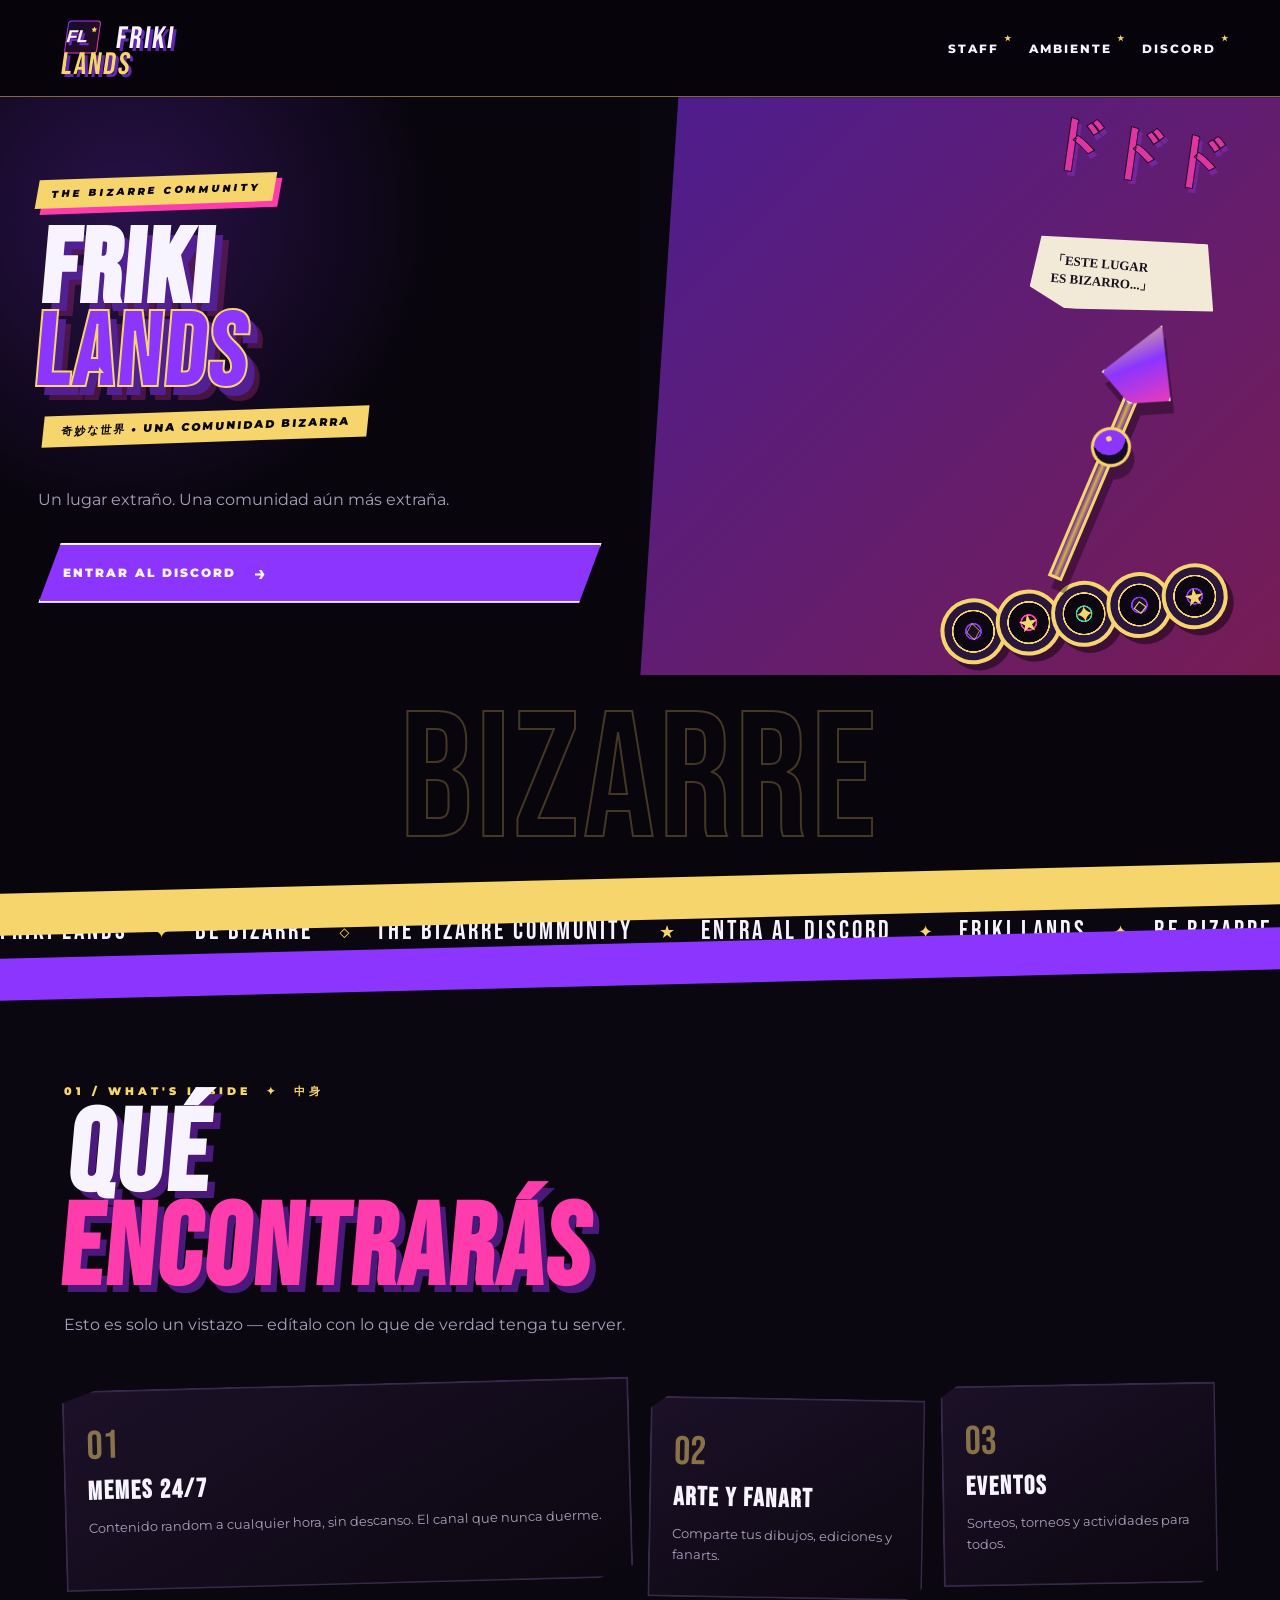
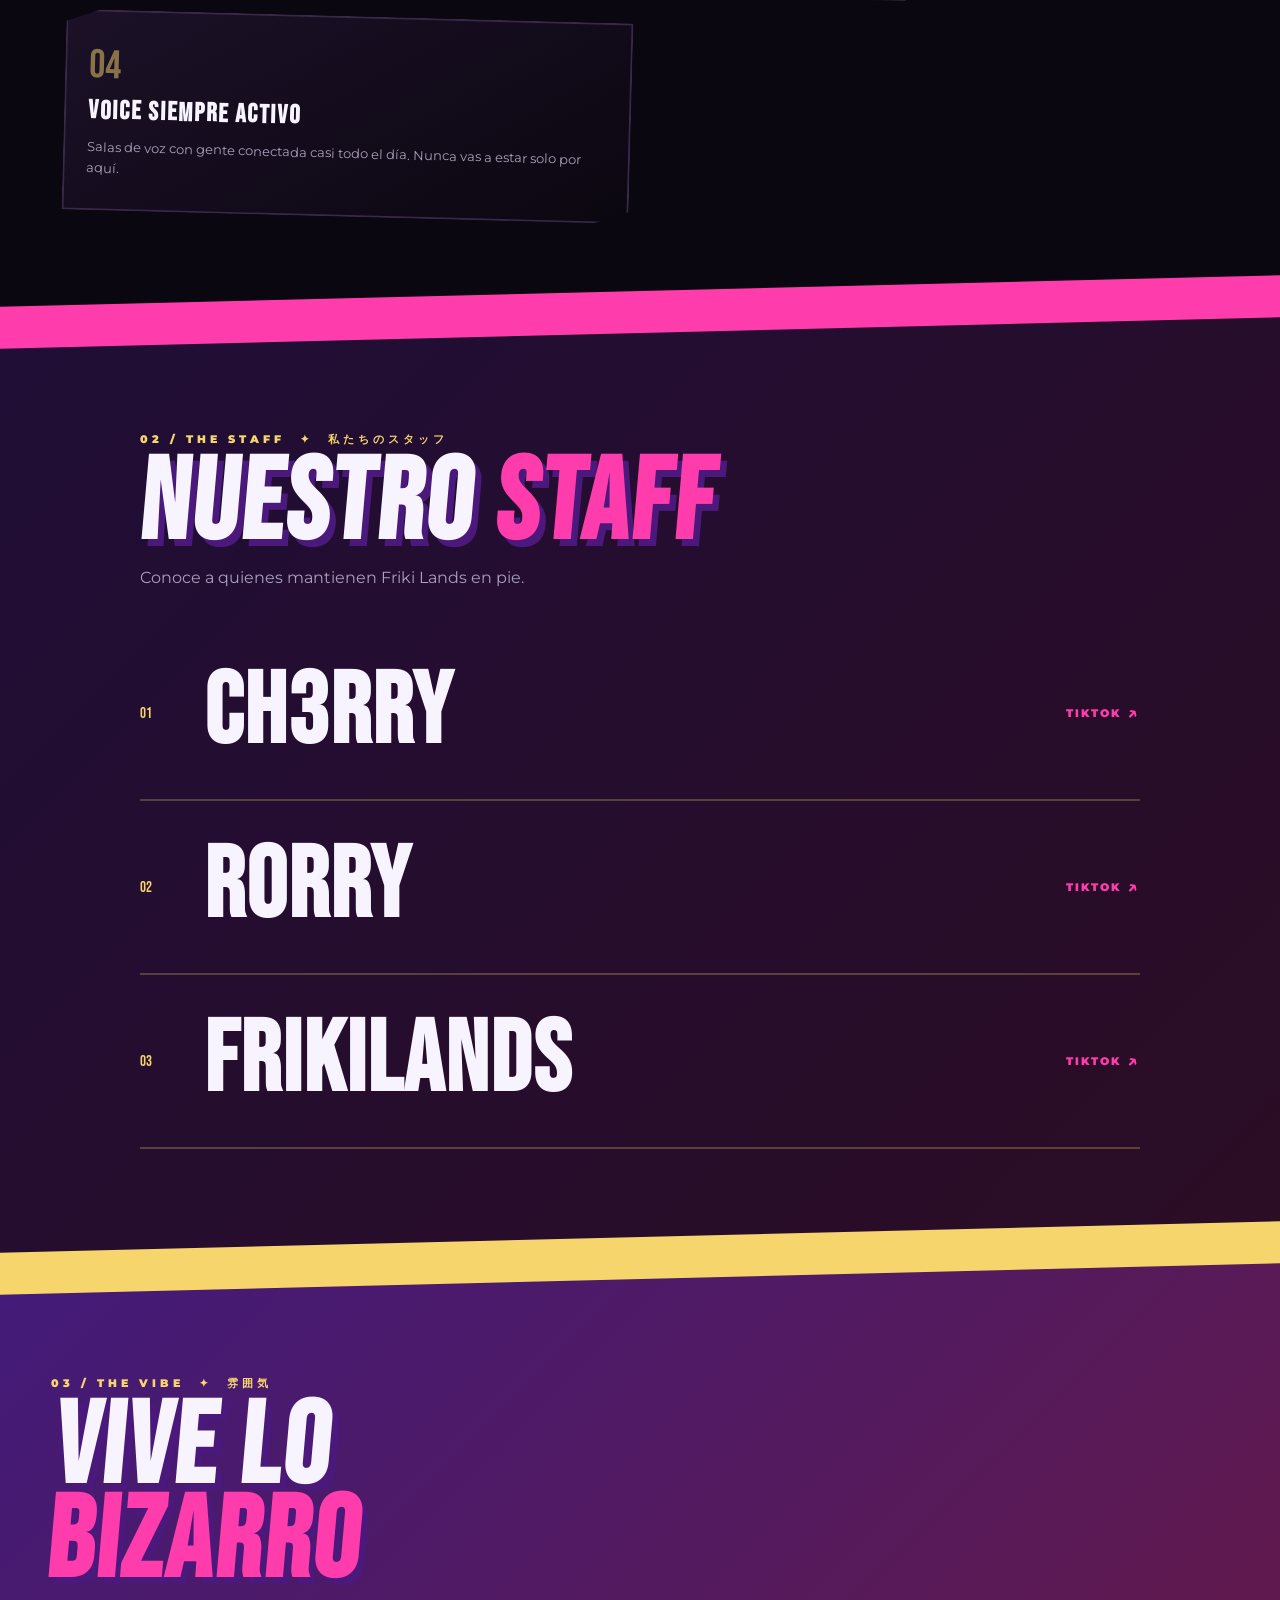
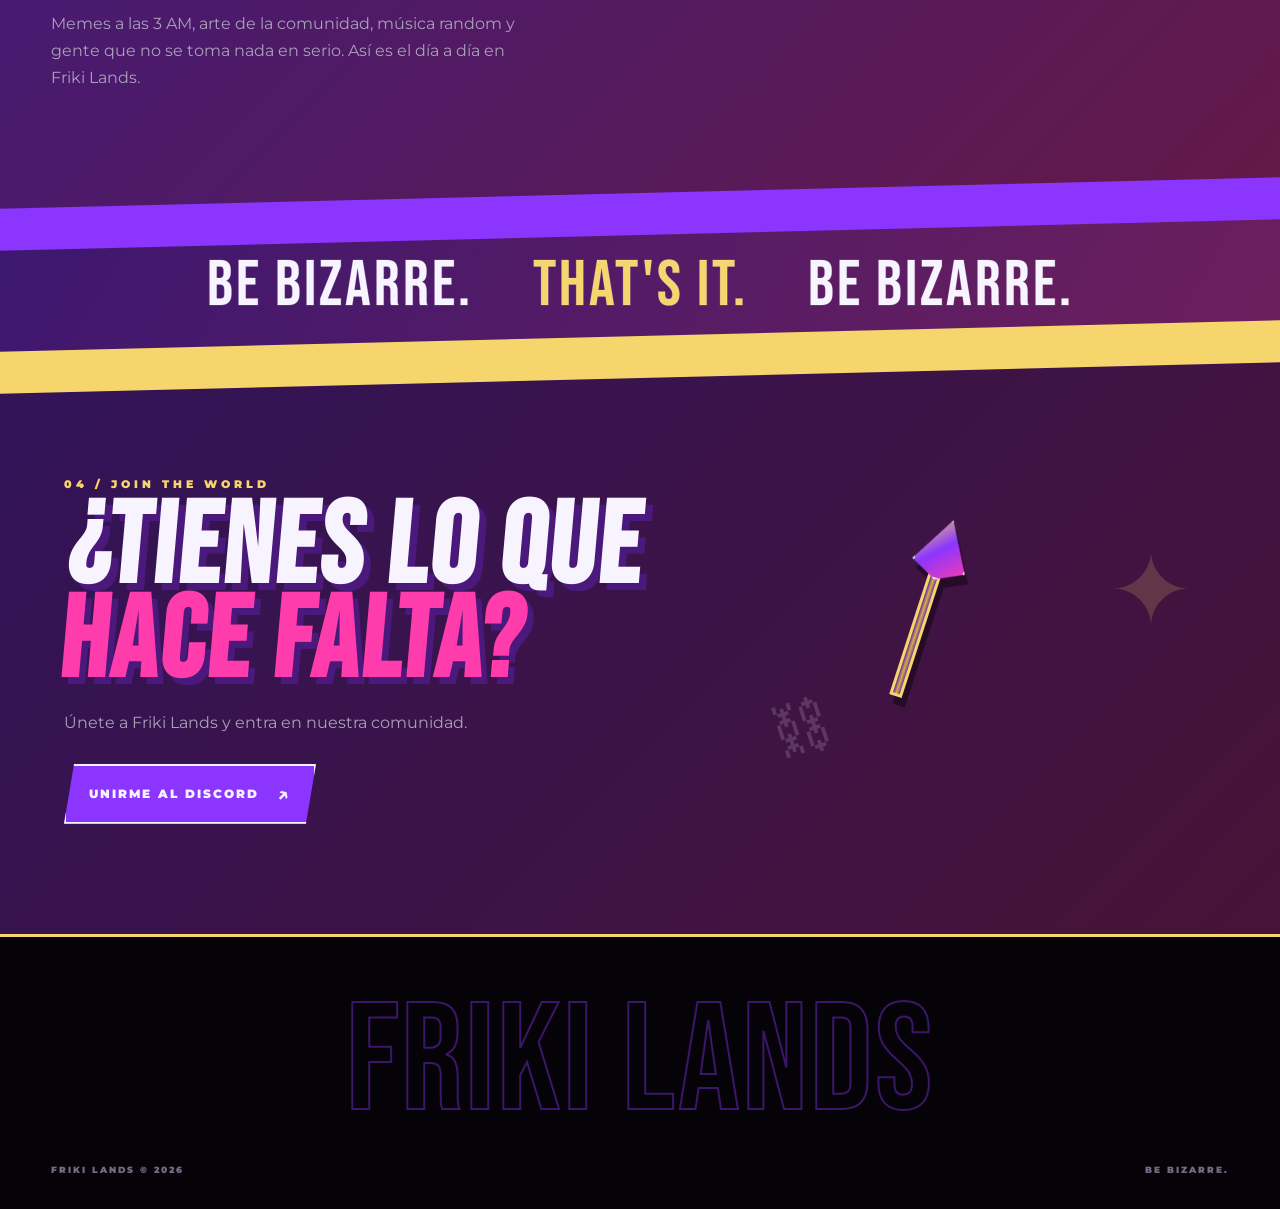
<file: index.html>
<!DOCTYPE html>
<html lang="es">
<head>
  <meta charset="UTF-8">
  <meta name="viewport" content="width=device-width, initial-scale=1.0">
  <meta name="description" content="Friki Lands — comunidad y servidor de Discord.">
  <title>FRIKI LANDS — Bizarre Community</title>

  <link rel="icon" href="favicon-32.png" type="image/png" sizes="32x32">
  <link rel="icon" href="logo.svg" type="image/svg+xml">

  <meta property="og:title" content="FRIKI LANDS — Bizarre Community">
  <meta property="og:description" content="Un lugar extraño. Una comunidad aún más extraña. Únete a nuestro Discord.">
  <meta property="og:type" content="website">
  <meta property="og:url" content="https://nex47-coder.github.io/friki-lands/">
  <meta property="og:image" content="https://nex47-coder.github.io/friki-lands/logo.png?v=2">
  <meta name="theme-color" content="#09060f">

  <link rel="stylesheet" href="style.css">
</head>
<body>

  <!-- ============ HERO (split-screen) ============ -->
  <header class="hero">
    <nav>
      <a class="logo" href="#inicio">
        <svg class="logo-mark" viewBox="0 0 200 200" xmlns="http://www.w3.org/2000/svg" aria-hidden="true">
          <defs>
            <linearGradient id="logoGrad" x1="0%" y1="0%" x2="100%" y2="100%">
              <stop offset="0%" stop-color="#8b35ff"/>
              <stop offset="100%" stop-color="#ff3cac"/>
            </linearGradient>
          </defs>
          <rect x="6" y="6" width="188" height="188" rx="18" fill="#09060f" stroke="url(#logoGrad)" stroke-width="6"/>
          <rect x="6" y="6" width="188" height="188" rx="18" fill="url(#logoGrad)" opacity="0.12"/>
          <text x="100" y="128" text-anchor="middle" font-family="Arial, sans-serif" font-weight="900"
                font-size="100" fill="#f7f4ff" stroke="#f7d56d" stroke-width="2" paint-order="stroke"
                transform="skewX(-8) translate(-16 0)">FL</text>
          <polygon points="163,38 168,50 180,52 171,60 173,72 163,66 153,72 155,60 146,52 158,50" fill="#f7d56d"/>
        </svg>
        FRIKI<br><span>LANDS</span>
      </a>
      <div class="nav-links">
        <a href="#staff">STAFF</a>
        <a href="#ambiente">AMBIENTE</a>
        <a href="#discord">DISCORD</a>
      </div>
    </nav>

    <div id="inicio" class="hero-split">
      <div class="hero-left">
        <div class="manga-tag">THE BIZARRE COMMUNITY</div>
        <h1>FRIKI<br><span>LANDS</span></h1>
        <div class="japanese-strip">奇妙な世界 • UNA COMUNIDAD BIZARRA</div>
        <p class="subtitle">Un lugar extraño. Una comunidad aún más extraña.</p>
        <a class="jojo-button" href="#discord">ENTRAR AL DISCORD <b>→</b></a>
        <p class="discord-stats"></p>
      </div>

      <div class="hero-right">
        <div class="duo-photo" aria-hidden="true">
          <div class="duo-img"></div>
          <div class="duo-tint"></div>
          <div class="duo-dark"></div>
        </div>

        <div class="hero-sfx sfx-right">ドドド</div>

        <div class="requiem-arrow" aria-hidden="true">
          <div class="arrow-shaft"></div>
          <div class="arrow-head"></div>
          <div class="arrow-orb"></div>
        </div>

        <div class="stand-discs" aria-hidden="true">
          <div class="disc d1">♢</div><div class="disc d2">★</div>
          <div class="disc d3">✦</div><div class="disc d4">◇</div>
          <div class="disc d5">★</div>
        </div>

        <div class="speech-bubble">「ESTE LUGAR<br>ES BIZARRO...」</div>
      </div>
    </div>

    <div class="hero-bigword" aria-hidden="true">BIZARRE</div>
  </header>

  <div class="section-divider div-gold"></div>


  <!-- ============ MARQUEE ============ -->
  <div class="marquee" aria-hidden="true">
    <div class="marquee-track">
      <span>FRIKI LANDS</span><i>✦</i><span>BE BIZARRE</span><i>◇</i>
      <span>THE BIZARRE COMMUNITY</span><i>★</i><span>ENTRA AL DISCORD</span><i>✦</i>
      <span>FRIKI LANDS</span><i>✦</i><span>BE BIZARRE</span><i>◇</i>
      <span>THE BIZARRE COMMUNITY</span><i>★</i><span>ENTRA AL DISCORD</span><i>✦</i>
    </div>
  </div>

  <div class="section-divider div-purple"></div>

  <!-- ============ FEATURES ============ -->
  <section id="features" class="section features-section">
    <p class="section-label">01 / WHAT'S INSIDE　✦　中身</p>
    <h2>QUÉ<br><span>ENCONTRARÁS</span></h2>
    <p class="section-text">Esto es solo un vistazo — edítalo con lo que de verdad tenga tu server.</p>

    <div class="features-grid">
      <div class="feature-card fc1 fc-big">
        <span class="feature-number">01</span>
        <h3>MEMES 24/7</h3>
        <p>Contenido random a cualquier hora, sin descanso. El canal que nunca duerme.</p>
      </div>
      <div class="feature-card fc2">
        <span class="feature-number">02</span>
        <h3>ARTE Y FANART</h3>
        <p>Comparte tus dibujos, ediciones y fanarts.</p>
      </div>
      <div class="feature-card fc3">
        <span class="feature-number">03</span>
        <h3>EVENTOS</h3>
        <p>Sorteos, torneos y actividades para todos.</p>
      </div>
      <div class="feature-card fc4 fc-big">
        <span class="feature-number">04</span>
        <h3>VOICE SIEMPRE ACTIVO</h3>
        <p>Salas de voz con gente conectada casi todo el día. Nunca vas a estar solo por aquí.</p>
      </div>
    </div>
  </section>

  <div class="section-divider div-pink"></div>

  <!-- ============ STAFF ============ -->
  <section id="staff" class="staff-section">
    <div class="duo-photo" aria-hidden="true">
      <div class="duo-img"></div>
      <div class="duo-tint"></div>
      <div class="duo-dark"></div>
    </div>

    <div class="staff-inner">
      <p class="section-label">02 / THE STAFF　✦　私たちのスタッフ</p>
      <h2>NUESTRO <span>STAFF</span></h2>
      <p class="section-text">Conoce a quienes mantienen Friki Lands en pie.</p>

      <div class="staff-list">
        <a class="staff-row" href="https://www.tiktok.com/@t0mate.ch3rry?_r=1&_t=ZN-99SaPLfQAy6"
           target="_blank" rel="noopener noreferrer">
          <span class="row-number">01</span>
          <strong>CH3RRY</strong>
          <small>TIKTOK <b>↗</b></small>
        </a>
        <a class="staff-row" href="https://www.tiktok.com/@rorrr._01?_r=1&_t=ZN-99SaQRXqI9H"
           target="_blank" rel="noopener noreferrer">
          <span class="row-number">02</span>
          <strong>RORRY</strong>
          <small>TIKTOK <b>↗</b></small>
        </a>
        <a class="staff-row" href="https://www.tiktok.com/@friki.lands?_r=1&_t=ZN-99SaR3W61zS"
           target="_blank" rel="noopener noreferrer">
          <span class="row-number">03</span>
          <strong>FRIKILANDS</strong>
          <small>TIKTOK <b>↗</b></small>
        </a>
      </div>
    </div>
  </section>

  <div class="section-divider div-gold"></div>

  <!-- ============ AMBIENTE ============ -->
  <section id="ambiente" class="ambience-banner">
    <div class="duo-photo" aria-hidden="true">
      <div class="duo-img"></div>
      <div class="duo-tint"></div>
      <div class="duo-dark"></div>
    </div>
    <div class="ambience-content">
      <p class="section-label">03 / THE VIBE　✦　雰囲気</p>
      <h2>VIVE LO<br><span>BIZARRO</span></h2>
      <p class="ambience-text">Memes a las 3 AM, arte de la comunidad, música random y gente que no se toma nada en serio. Así es el día a día en Friki Lands.</p>
    </div>
  </section>

  <div class="section-divider div-purple"></div>

  <div class="pull-quote">
    <span>BE BIZARRE.</span><span>THAT'S IT.</span><span>BE BIZARRE.</span>
  </div>

  <div class="section-divider div-gold"></div>

  <!-- ============ DISCORD CTA ============ -->
  <section id="discord" class="discord-section">
    <div class="duo-photo" aria-hidden="true">
      <div class="duo-img"></div>
      <div class="duo-tint"></div>
      <div class="duo-dark"></div>
    </div>

    <div class="discord-grid">
      <div class="discord-copy">
        <p class="section-label">04 / JOIN THE WORLD</p>
        <h2>¿TIENES LO QUE<br><span>HACE FALTA?</span></h2>
        <p>Únete a Friki Lands y entra en nuestra comunidad.</p>
        <a class="jojo-button" href="https://discord.gg/frikilands"
           target="_blank" rel="noopener noreferrer">UNIRME AL DISCORD <b>↗</b></a>
        <p class="discord-stats"></p>
      </div>

      <div class="discord-side" aria-hidden="true">
        <div class="mini-arrow">
          <div class="arrow-shaft"></div>
          <div class="arrow-head"></div>
        </div>
        <div class="disc-decoration">✦</div>
        <div class="chain-decoration">⛓</div>
      </div>
    </div>
  </section>

  <footer>
    <div class="footer-word" aria-hidden="true">FRIKI LANDS</div>
    <div class="footer-bottom">
      <span>FRIKI LANDS © 2026</span>
      <span>BE BIZARRE.</span>
    </div>
  </footer>

  <script src="script.js"></script>
</body>
</html>
</file>
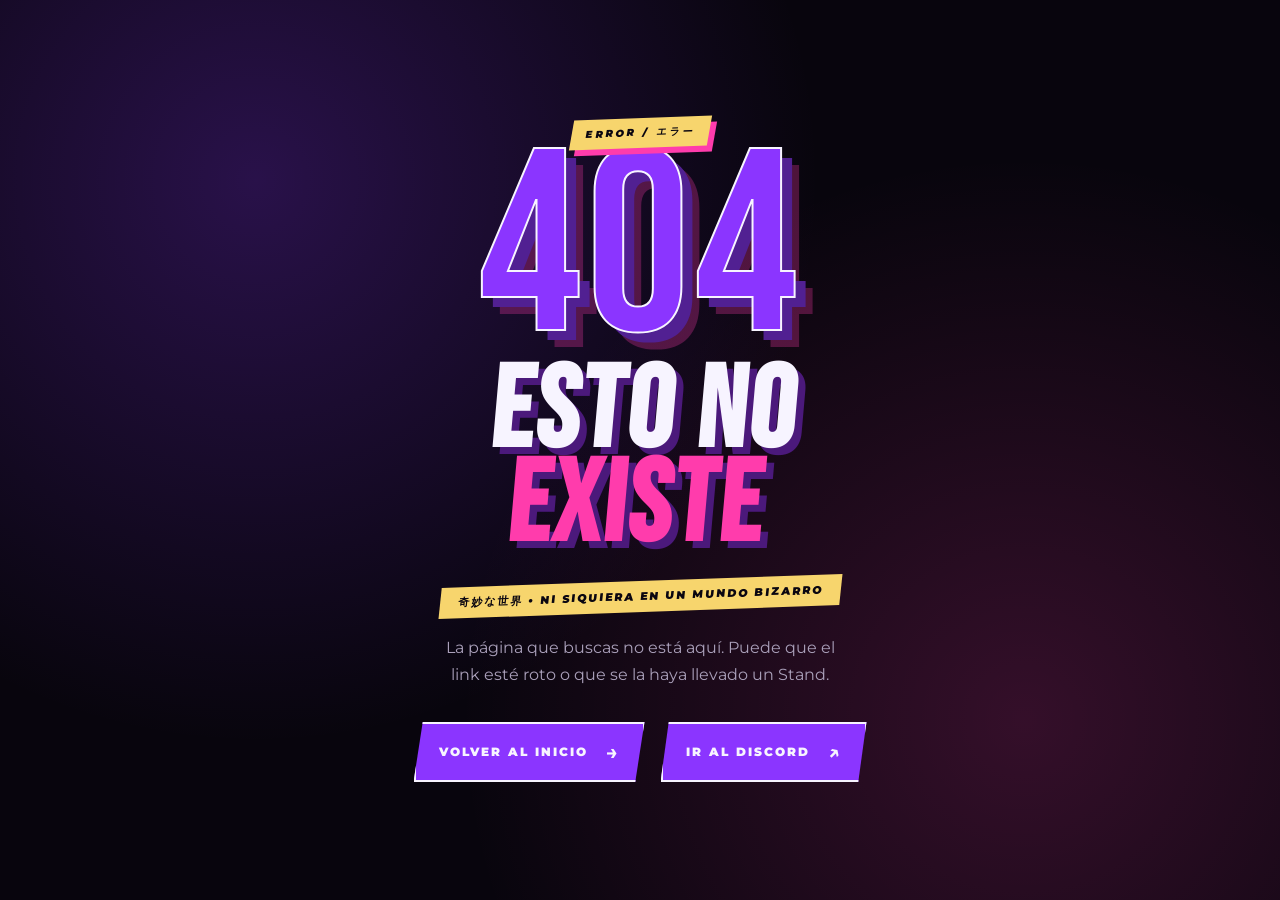
<file: 404 (2).html>
<!DOCTYPE html>
<html lang="es">
<head>
  <meta charset="UTF-8">
  <meta name="viewport" content="width=device-width, initial-scale=1.0">
  <title>404 — FRIKI LANDS</title>
  <link rel="icon" href="favicon-32.png" type="image/png" sizes="32x32">
  <link rel="icon" href="logo.svg" type="image/svg+xml">
  <link rel="stylesheet" href="style.css">
  <style>
    .notfound {
      min-height: 100vh;
      display: flex;
      flex-direction: column;
      align-items: center;
      justify-content: center;
      text-align: center;
      padding: 40px 6%;
      background:
        radial-gradient(circle at 20% 20%, rgba(139,53,255,.25), transparent 45%),
        radial-gradient(circle at 80% 80%, rgba(255,60,172,.18), transparent 45%),
        #08050d;
    }
    .notfound-code {
      font-family: "Bebas Neue", sans-serif;
      font-size: clamp(110px, 26vw, 260px);
      line-height: .8;
      letter-spacing: 4px;
      -webkit-text-stroke: 2px #f7f4ff;
      text-shadow: 11px 10px 0 #512092, 18px 17px 0 rgba(255,60,172,.28);
      color: #8b35ff;
    }
    .notfound h2 { margin-top: 10px; }
    .notfound p.subtitle { margin: 22px auto 34px; }
    .notfound-actions { display: flex; gap: 16px; flex-wrap: wrap; justify-content: center; }
    .notfound .japanese-strip { margin: 18px auto 0; }
  </style>
</head>
<body>
  <div class="notfound">
    <div class="manga-tag">ERROR / エラー</div>
    <div class="notfound-code">404</div>
    <h2>ESTO NO<br><span>EXISTE</span></h2>
    <div class="japanese-strip">奇妙な世界 • NI SIQUIERA EN UN MUNDO BIZARRO</div>
    <p class="subtitle">La página que buscas no está aquí. Puede que el link esté roto o que se la haya llevado un Stand.</p>
    <div class="notfound-actions">
      <a class="jojo-button" href="/friki-lands/">VOLVER AL INICIO <b>→</b></a>
      <a class="jojo-button" href="https://discord.gg/bZRkCKvanz" target="_blank" rel="noopener noreferrer">IR AL DISCORD <b>↗</b></a>
    </div>
  </div>
</body>
</html>
</file>
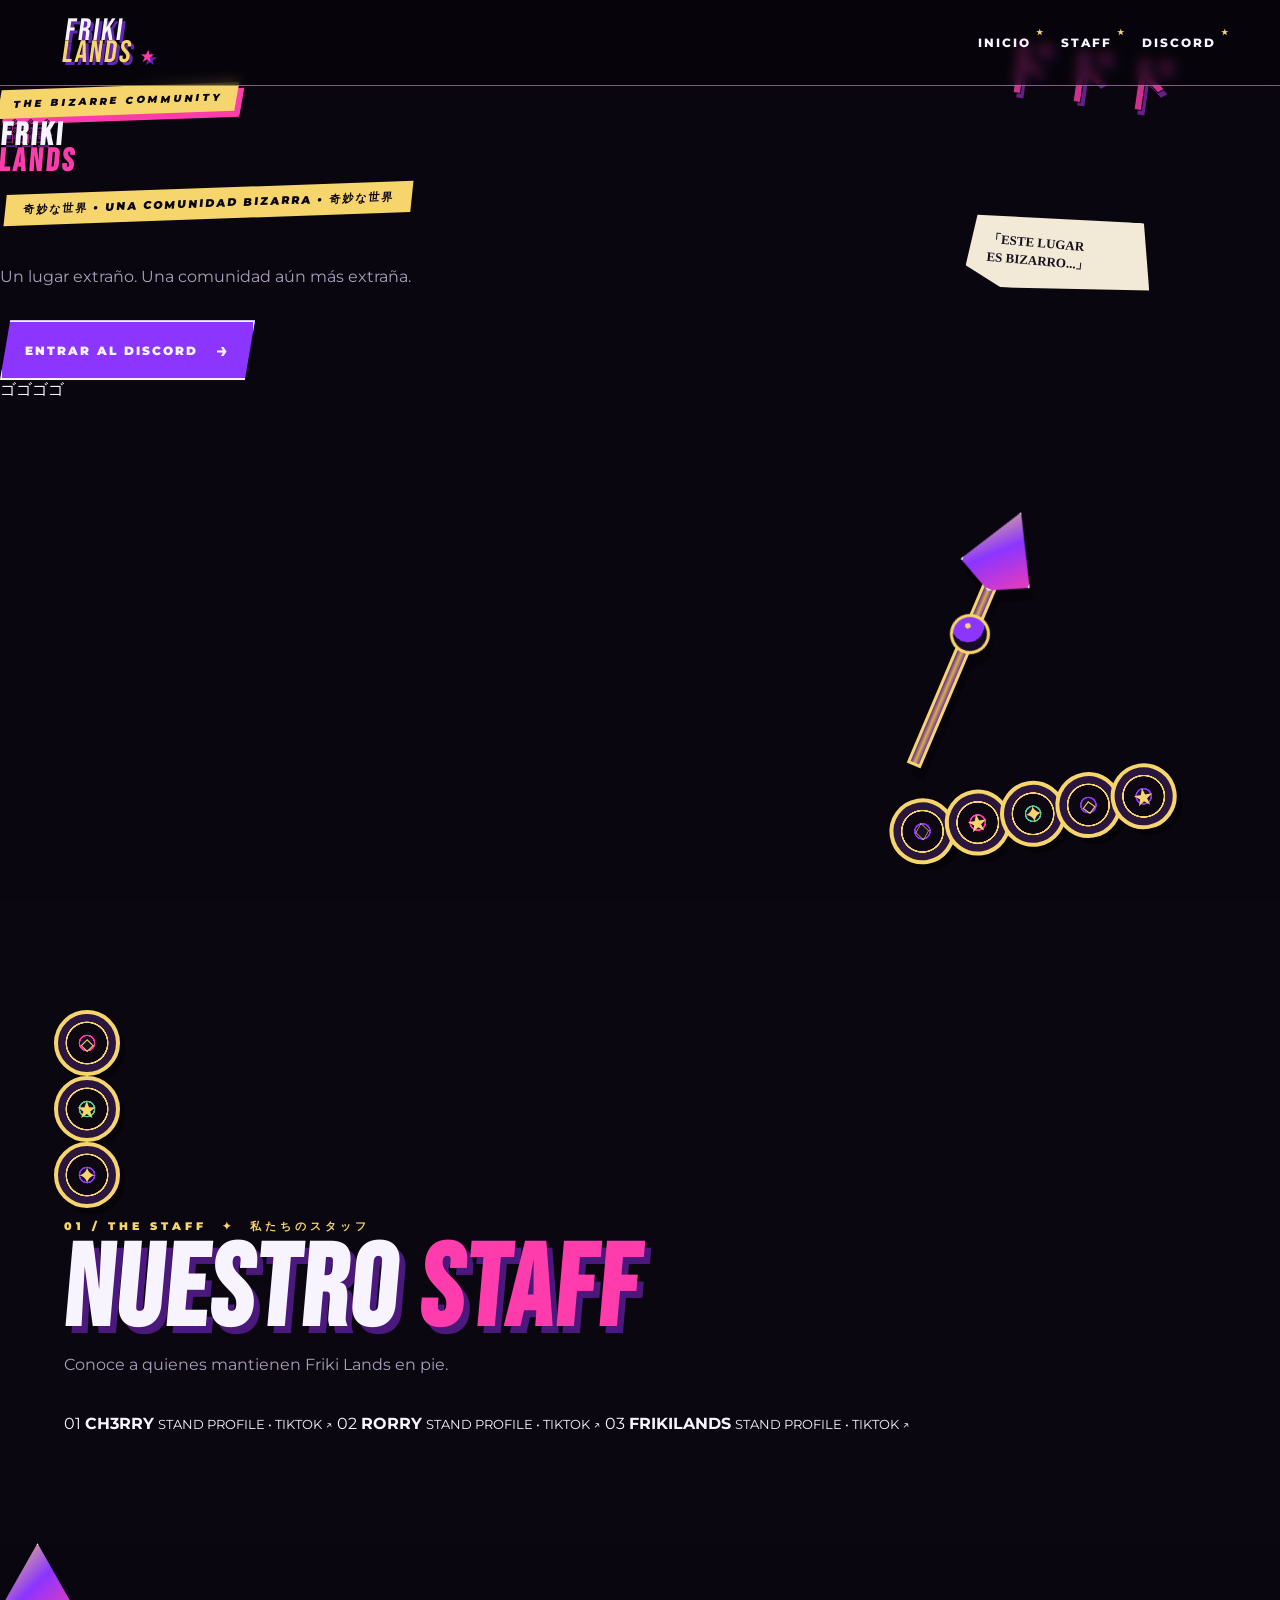
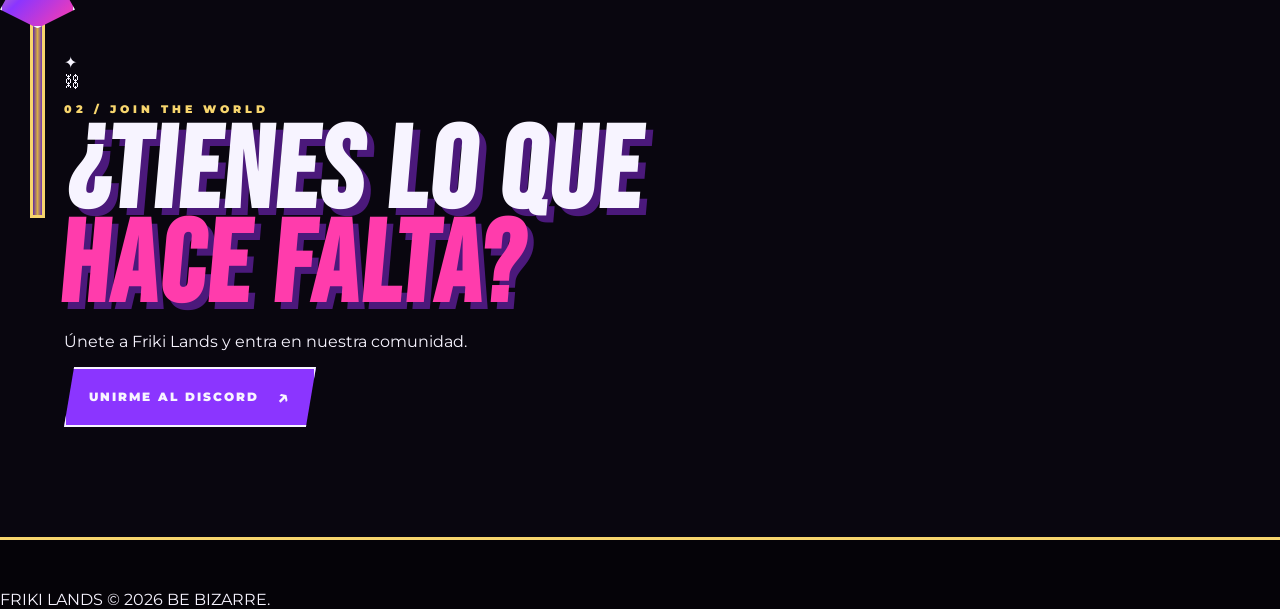
<file: index (1).html>
<!DOCTYPE html>
<html lang="es">
<head>
  <meta charset="UTF-8">
  <meta name="viewport" content="width=device-width, initial-scale=1.0">
  <meta name="description" content="Friki Lands — comunidad y servidor de Discord.">
  <title>FRIKI LANDS — Bizarre Community</title>

  <link rel="icon" href="data:image/svg+xml,<svg xmlns=%22http://www.w3.org/2000/svg%22 viewBox=%220 0 100 100%22><text y=%22.9em%22 font-size=%2290%22>⭐</text></svg>">

  <meta property="og:title" content="FRIKI LANDS — Bizarre Community">
  <meta property="og:description" content="Un lugar extraño. Una comunidad aún más extraña. Únete a nuestro Discord.">
  <meta property="og:type" content="website">
  <meta property="og:url" content="https://nex47-coder.github.io/friki-lands/">
  <meta name="theme-color" content="#09060f">

  <link rel="stylesheet" href="style.css">
</head>
<body>
  <div class="speed-lines"></div>

  <header class="hero">
    <nav>
      <a class="logo" href="#inicio">FRIKI<br><span>LANDS</span> <i>★</i></a>
      <div class="nav-links">
        <a href="#inicio">INICIO</a>
        <a href="#staff">STAFF</a>
        <a href="#discord">DISCORD</a>
      </div>
    </nav>

    <main id="inicio" class="hero-content">
      <div class="manga-tag">THE BIZARRE COMMUNITY</div>

      <div class="hero-copy">
        <div class="hero-sfx sfx-left">ゴゴゴ<br>ゴゴゴ</div>
        <div class="hero-sfx sfx-right">ドドド</div>

        <h1>FRIKI<br><span>LANDS</span></h1>
        <div class="japanese-strip">奇妙な世界 • UNA COMUNIDAD BIZARRA • 奇妙な世界</div>

        <p class="subtitle">Un lugar extraño. Una comunidad aún más extraña.</p>
        <a class="jojo-button" href="#discord">ENTRAR AL DISCORD <b>→</b></a>
      </div>

      <div class="requiem-arrow" aria-hidden="true">
        <div class="arrow-shaft"></div>
        <div class="arrow-head"></div>
        <div class="arrow-orb"></div>
      </div>

      <div class="stand-discs" aria-hidden="true">
        <div class="disc d1">♢</div><div class="disc d2">★</div>
        <div class="disc d3">✦</div><div class="disc d4">◇</div>
        <div class="disc d5">★</div>
      </div>

      <div class="speech-bubble">「ESTE LUGAR<br>ES BIZARRO...」</div>
      <div class="onomatopoeia">ゴゴゴゴ</div>
    </main>
  </header>

  <section id="staff" class="section">
    <div class="stand-discs-side" aria-hidden="true">
      <div class="disc d2">◇</div><div class="disc d3">★</div><div class="disc d1">✦</div>
    </div>
    <p class="section-label">01 / THE STAFF　✦　私たちのスタッフ</p>
    <h2>NUESTRO <span>STAFF</span></h2>
    <p class="section-text">Conoce a quienes mantienen Friki Lands en pie.</p>

    <div class="members">
      <a class="member-card" href="https://www.tiktok.com/@t0mate.ch3rry?_r=1&_t=ZN-99SaPLfQAy6"
         target="_blank" rel="noopener noreferrer" data-name="CH3RRY">
        <span class="card-number">01</span>
        <strong>CH3RRY</strong>
        <small>STAND PROFILE • TIKTOK ↗</small>
      </a>

      <a class="member-card" href="https://www.tiktok.com/@rorrr._01?_r=1&_t=ZN-99SaQRXqI9H"
         target="_blank" rel="noopener noreferrer" data-name="RORRY">
        <span class="card-number">02</span>
        <strong>RORRY</strong>
        <small>STAND PROFILE • TIKTOK ↗</small>
      </a>

      <a class="member-card" href="https://www.tiktok.com/@friki.lands?_r=1&_t=ZN-99SaR3W61zS"
         target="_blank" rel="noopener noreferrer" data-name="FRIKILANDS">
        <span class="card-number">03</span>
        <strong>FRIKILANDS</strong>
        <small>STAND PROFILE • TIKTOK ↗</small>
      </a>
    </div>
  </section>

  <section id="discord" class="discord-section">
    <div class="discord-box"><div class="disc-decoration">✦</div><div class="chain-decoration">⛓</div>
      <div class="mini-arrow" aria-hidden="true">
        <div class="arrow-shaft"></div>
        <div class="arrow-head"></div>
      </div>
      <p class="section-label">02 / JOIN THE WORLD</p>
      <h2>¿TIENES LO QUE<br><span>HACE FALTA?</span></h2>
      <p>Únete a Friki Lands y entra en nuestra comunidad.</p>

      <a class="jojo-button" href="https://discord.gg/bZRkCKvanz"
         target="_blank" rel="noopener noreferrer">UNIRME AL DISCORD <b>↗</b></a>
    </div>
  </section>

  <footer>
    <span>FRIKI LANDS © 2026</span>
    <span>BE BIZARRE.</span>
  </footer>

  <script src="script.js"></script>
</body>
</html>
</file>
<file: style.css>
@import url('https://fonts.googleapis.com/css2?family=Bebas+Neue&family=Montserrat:wght@400;600;800;900&display=swap');

:root {
  --bg: #09060f;
  --panel: #130d1d;
  --purple: #8b35ff;
  --pink: #ff3cac;
  --gold: #f7d56d;
  --white: #f7f4ff;
  --muted: #aaa0ba;
}

/* ===================== RESET / BASE ===================== */
* { box-sizing: border-box; }
html { scroll-behavior: smooth; }

body {
  margin: 0;
  background: var(--bg);
  color: var(--white);
  font-family: Montserrat, Arial, sans-serif;
  overflow-x: hidden;
}

a { color: inherit; text-decoration: none; }

h1, h2 {
  font-family: "Bebas Neue", sans-serif;
  margin: 8px 0;
  line-height: .82;
  letter-spacing: 3px;
  transform: skew(-5deg);
}
h1 span, h2 span { color: var(--pink); }
h2 { font-size: clamp(60px, 9vw, 115px); text-shadow: 7px 7px 0 #4b197b; }

.section-label {
  color: var(--gold);
  font-size: 11px;
  font-weight: 900;
  letter-spacing: 4px;
}
.section-text { color: var(--muted); margin-bottom: 40px; }

.jojo-button {
  display: inline-flex;
  align-items: center;
  gap: 18px;
  padding: 16px 23px;
  background: var(--purple);
  border: 2px solid var(--white);
  font-size: 12px;
  font-weight: 900;
  letter-spacing: 2px;
  clip-path: polygon(4% 0,100% 0,96% 100%,0 100%);
  transition: transform .2s, background .2s;
  box-shadow: 7px 7px 0 rgba(255,60,172,.25), -4px -4px 0 rgba(247,213,109,.10);
}
.jojo-button:hover { transform: translate(-5px,-5px) skew(-2deg); background: var(--pink); }
.jojo-button b { font-size: 20px; }

/* ===================== FOTOS DUOTONO (reutilizable) ===================== */
.duo-photo { position: absolute; inset: 0; z-index: 0; overflow: hidden; pointer-events: none; }
.duo-photo .duo-img {
  position: absolute; inset: -2%;
  background-size: cover; background-position: center;
  filter: grayscale(1) contrast(1.2) brightness(.8);
}
.duo-photo .duo-tint {
  position: absolute; inset: 0;
  background: linear-gradient(135deg, rgba(139,53,255,.9), rgba(255,60,172,.75));
  mix-blend-mode: color;
}
.duo-photo .duo-dark { position: absolute; inset: 0; background: rgba(6,4,10,.42); }

/* ===================== DIVISORES DIAGONALES ===================== */
.section-divider {
  height: 42px;
  transform: skewY(-1.4deg);
  margin: -22px 0;
  position: relative;
  z-index: 6;
}
.div-gold   { background: var(--gold); }
.div-purple { background: var(--purple); }
.div-pink   { background: var(--pink); }

/* ===================== NAV ===================== */
nav {
  position: relative;
  z-index: 5;
  width: 100%;
  padding: 20px 5%;
  display: flex;
  justify-content: space-between;
  align-items: center;
  border-bottom: 1px solid rgba(247,213,109,.5);
  background: rgba(5,3,9,.55);
  backdrop-filter: blur(6px);
}
.logo {
  font-family: "Bebas Neue", sans-serif;
  font-size: 31px;
  line-height: .72;
  letter-spacing: 2px;
  transform: skew(-8deg);
  text-shadow: 3px 3px 0 rgba(139,53,255,.7);
}
.logo span { color: var(--gold); }
.logo i { color: var(--pink); font-style: normal; font-size: 17px; }
.logo-mark { height: 34px; width: 34px; margin-right: 10px; vertical-align: middle; }

.discord-stats {
  margin: 14px 0 0;
  font-size: 11px;
  font-weight: 800;
  letter-spacing: 1px;
  color: var(--muted);
}
.nav-links { display: flex; gap: 30px; font-size: 12px; font-weight: 800; letter-spacing: 2px; }
.nav-links a { position: relative; }
.nav-links a:hover { color: var(--gold); }
.nav-links a::after {
  content: "★"; position: absolute; right: -14px; top: -8px;
  font-size: 8px; color: var(--gold);
}

/* ===================== HERO (split-screen) ===================== */
.hero {
  position: relative;
  min-height: 100vh;
  display: flex;
  flex-direction: column;
  overflow: hidden;
}

.hero-split {
  flex: 1;
  display: grid;
  grid-template-columns: 1fr 1fr;
}

.hero-left {
  display: flex;
  flex-direction: column;
  justify-content: center;
  padding: 40px 6% 40px 6%;
  position: relative;
  z-index: 2;
  background:
    radial-gradient(circle at 20% 20%, rgba(139,53,255,.25), transparent 45%),
    #08050d;
}

.manga-tag {
  display: inline-block;
  width: fit-content;
  padding: 8px 14px;
  background: var(--gold);
  color: #0a0610;
  font-weight: 900;
  font-size: 10px;
  letter-spacing: 3px;
  transform: skew(-12deg) rotate(-2deg);
  box-shadow: 6px 6px 0 var(--pink);
}

.hero-left h1 {
  margin-top: 25px;
  font-size: clamp(70px, 8vw, 150px);
  -webkit-text-stroke: 2px #f7f4ff;
  text-shadow: 9px 9px 0 #512092, 15px 14px 0 rgba(255,60,172,.22);
}
.hero-left h1 span { -webkit-text-stroke: 2px #f7d56d; color: #8b35ff; }

.japanese-strip {
  display: inline-block;
  width: fit-content;
  padding: 8px 18px;
  margin: 5px 0 20px 5px;
  background: #f7d56d;
  color: #0a0610;
  font-weight: 900;
  font-size: 11px;
  letter-spacing: 2px;
  transform: rotate(-2deg) skew(-8deg);
}

.subtitle { max-width: 420px; color: var(--muted); font-size: 16px; line-height: 1.7; margin: 24px 0 30px; }

.hero-right {
  position: relative;
  isolation: isolate;
  overflow: hidden;
  clip-path: polygon(6% 0, 100% 0, 100% 100%, 0 100%);
}
.hero-right .duo-photo { z-index: -1; }
.hero-right .duo-img { background-image: url('https://images.unsplash.com/photo-1562070268-b473c84732f1?fm=jpg&q=70&w=2400&auto=format&fit=crop'); }
.hero-right .duo-dark { background: rgba(6,4,10,.4); }

.hero-sfx {
  position: absolute;
  font-weight: 900;
  line-height: .65;
  color: var(--pink);
  opacity: .8;
  -webkit-text-stroke: 1px #120919;
  text-shadow: 4px 4px 0 #7b27a8;
  pointer-events: none;
}
.sfx-right { right: 8%; top: 6%; font-size: 60px; transform: rotate(8deg); }

.speech-bubble {
  position: absolute;
  right: 10%; top: 24%;
  width: 185px; padding: 20px;
  background: #f2e9d7; color: #17101d;
  font-family: Georgia, serif; font-weight: 900; font-size: 13px; line-height: 1.4;
  transform: rotate(5deg);
  clip-path: polygon(4% 8%, 94% 0, 100% 87%, 20% 100%, 0 75%);
  z-index: 5;
  box-shadow: 9px 9px 0 rgba(0,0,0,.45);
}

.hero-bigword {
  position: relative;
  z-index: 1;
  width: 100%;
  text-align: center;
  font-family: "Bebas Neue", sans-serif;
  font-size: clamp(60px, 14vw, 220px);
  letter-spacing: 4px;
  color: transparent;
  -webkit-text-stroke: 2px rgba(247,213,109,.25);
  padding: 0 0 10px;
  background: #08050d;
  margin-top: -6px;
}

@keyframes arrowDrift {
  0%, 100% { transform: rotate(23deg) translateY(0); }
  50%      { transform: rotate(19deg) translateY(-12px); }
}
@keyframes orbPulse {
  0%, 100% { box-shadow: 0 0 20px rgba(255,60,172,.6); }
  50%      { box-shadow: 0 0 34px rgba(255,60,172,.95), 0 0 12px rgba(247,213,109,.6); }
}
@keyframes discDrift {
  0%, 100% { transform: translateY(0) rotate(0deg); }
  50%      { transform: translateY(-14px) rotate(6deg); }
}

.requiem-arrow {
  position: absolute; right: 22%; bottom: 10%;
  width: 75px; height: 310px;
  transform: rotate(23deg);
  z-index: 4;
  filter: drop-shadow(8px 10px 0 rgba(0,0,0,.35));
  animation: arrowDrift 4.5s ease-in-out infinite;
}
.arrow-shaft {
  position: absolute; left: 30px; top: 55px;
  width: 15px; height: 220px;
  border: 3px solid #f7d56d;
  background: linear-gradient(90deg,#5d2aa0,#d8ad45,#6c35ad);
}
.arrow-head {
  position: absolute; left: 0; top: 0;
  width: 75px; height: 85px;
  background: linear-gradient(135deg,#f7d56d,#8b35ff 48%,#ff3cac);
  clip-path: polygon(50% 0,100% 78%,50% 100%,0 78%);
  border: 2px solid #f7f4ff;
}
.arrow-orb {
  position: absolute; left: 18px; top: 112px;
  width: 40px; height: 40px;
  border: 3px solid #f7d56d; border-radius: 50%;
  background: radial-gradient(circle at 35% 30%, #f7d56d 0 8%, #8b35ff 9% 50%, #160b25 51%);
  animation: orbPulse 2.4s ease-in-out infinite;
}

.stand-discs {
  position: absolute; right: 8%; bottom: 6%;
  display: flex; gap: -2px;
  transform: rotate(-9deg);
  z-index: 2;
}
.disc {
  width: 66px; height: 66px; margin-left: -10px;
  border-radius: 50%; border: 4px solid #f7d56d;
  background: radial-gradient(circle, #17101f 0 16%, #8b35ff 17% 20%, #0c0710 21% 48%, #f7d56d 49% 52%, #2b173d 53%);
  display: grid; place-items: center;
  color: #f7d56d; font-size: 24px;
  box-shadow: 5px 7px 0 rgba(0,0,0,.45);
  animation: discDrift 3.6s ease-in-out infinite;
}
.d2 { background: radial-gradient(circle, #17101f 0 16%, #ff3cac 17% 20%, #0c0710 21% 48%, #f7d56d 49% 52%, #2b173d 53%); animation-delay: .3s; }
.d3 { background: radial-gradient(circle, #17101f 0 16%, #4bce9a 17% 20%, #0c0710 21% 48%, #f7d56d 49% 52%, #2b173d 53%); animation-delay: .6s; }
.d4 { animation-delay: .9s; }
.d5 { animation-delay: 1.2s; }

/* ===================== MARQUEE ===================== */
.marquee {
  overflow: hidden;
  background: #0b0710;
  border-top: 2px solid rgba(247,213,109,.35);
  border-bottom: 2px solid rgba(247,213,109,.35);
  white-space: nowrap;
  padding: 16px 0;
}
.marquee-track {
  display: inline-flex;
  align-items: center;
  gap: 26px;
  animation: marqueeScroll 22s linear infinite;
}
.marquee-track span {
  font-family: "Bebas Neue", sans-serif;
  font-size: 26px;
  letter-spacing: 3px;
  color: var(--white);
}
.marquee-track i { font-style: normal; color: var(--gold); font-size: 18px; }
@keyframes marqueeScroll {
  from { transform: translateX(0); }
  to   { transform: translateX(-50%); }
}

/* ===================== SECTION GENÉRICA ===================== */
.section {
  width: 100%;
  padding: 110px 5%;
  background: #0b0710;
  position: relative;
}
.section > * { max-width: 1200px; margin-left: auto; margin-right: auto; }

/* ===================== FEATURES ===================== */
.features-grid {
  max-width: 1200px;
  margin: 50px auto 0;
  display: grid;
  grid-template-columns: repeat(4, 1fr);
  gap: 18px;
}
.fc-big { grid-column: span 2; }
.feature-card {
  padding: 30px 22px;
  background: linear-gradient(150deg, #1c1128, #0b0710);
  border: 2px solid #38294a;
  clip-path: polygon(0 6%, 6% 0, 100% 0, 100% 94%, 94% 100%, 0 100%);
  transition: transform .2s, border-color .2s;
}
.feature-card:hover { transform: translateY(-8px); border-color: var(--gold); }
.fc1 { transform: rotate(-1.5deg); }
.fc2 { transform: translateY(14px) rotate(1deg); }
.fc3 { transform: rotate(-1deg); }
.fc4 { transform: translateY(14px) rotate(1.5deg); }
.feature-number {
  display: block;
  font-family: "Bebas Neue";
  font-size: 40px;
  color: var(--gold);
  opacity: .5;
}
.feature-card h3 {
  font-family: "Bebas Neue";
  font-size: 26px;
  letter-spacing: 2px;
  margin: 6px 0 10px;
}
.feature-card p { color: var(--muted); font-size: 13px; line-height: 1.6; margin: 0; }

/* ===================== STAFF (lista editorial) ===================== */
.staff-section { position: relative; isolation: isolate; padding: 110px 5%; }
.staff-section .duo-photo { z-index: -1; }
.staff-section .duo-img { background-image: url('https://images.unsplash.com/photo-1610323708643-db611435cd87?fm=jpg&q=70&w=2400&auto=format&fit=crop'); background-position: center 20%; }
.staff-section .duo-dark { background: rgba(11,7,16,.82); }
.staff-inner { max-width: 1000px; margin: 0 auto; position: relative; z-index: 1; }

.staff-list { margin-top: 40px; }
.staff-row {
  display: flex;
  align-items: center;
  gap: 24px;
  padding: 26px 0;
  border-bottom: 2px solid rgba(247,213,109,.25);
  position: relative;
}
.staff-row .row-number {
  font-family: "Bebas Neue";
  font-size: 15px;
  color: var(--gold);
  width: 40px;
  flex-shrink: 0;
}
.staff-row strong {
  font-family: "Bebas Neue";
  font-size: clamp(46px, 8vw, 100px);
  letter-spacing: 2px;
  flex: 1;
  transition: transform .25s ease, color .25s ease;
}
.staff-row small {
  color: var(--pink);
  font-size: 11px;
  font-weight: 900;
  letter-spacing: 2px;
  flex-shrink: 0;
  display: flex;
  align-items: center;
  gap: 6px;
}
.staff-row small b { font-size: 18px; }
.staff-row:hover strong { transform: translateX(18px); color: var(--pink); text-shadow: 6px 6px 0 #4b197b; }

/* ===================== AMBIENTE ===================== */
.ambience-banner {
  position: relative;
  min-height: 62vh;
  display: flex;
  align-items: center;
  overflow: hidden;
  isolation: isolate;
}
.ambience-banner .duo-img { background-image: url('https://images.unsplash.com/photo-1558286506-34082b5b5a23?fm=jpg&q=70&w=2400&auto=format&fit=crop'); }
.ambience-banner .duo-dark { background: rgba(9,6,15,.5); }
.ambience-content { position: relative; z-index: 1; width: min(1200px, 92%); margin: auto; }
.ambience-text { max-width: 480px; color: var(--muted); font-size: 16px; line-height: 1.7; margin-top: 20px; }

/* ===================== DISCORD CTA ===================== */
.discord-section {
  position: relative;
  isolation: isolate;
  padding: 110px 5%;
  overflow: hidden;
}
.discord-section .duo-photo { z-index: -1; }
.discord-section .duo-img { background-image: url('https://images.unsplash.com/photo-1575249050321-9d188b2a8b40?fm=jpg&q=70&w=2400&auto=format&fit=crop'); background-position: center 25%; }
.discord-section .duo-dark { background: rgba(9,6,15,.65); }

.discord-grid {
  max-width: 1200px;
  margin: 0 auto;
  display: grid;
  grid-template-columns: 1.4fr 1fr;
  align-items: center;
  gap: 40px;
  position: relative;
  z-index: 1;
}
.discord-copy p:not(.section-label) { color: var(--muted); margin: 22px 0 32px; }

.discord-side { position: relative; min-height: 260px; }
.discord-side .mini-arrow {
  position: absolute; left: 30%; top: 0;
  width: 55px; height: 220px;
  transform: rotate(18deg);
  filter: drop-shadow(6px 8px 0 rgba(0,0,0,.4));
  animation: arrowDrift 5s ease-in-out infinite reverse;
}
.discord-side .arrow-shaft {
  position: absolute; left: 20px; top: 35px;
  width: 13px; height: 150px; border: 3px solid #f7d56d;
  background: linear-gradient(90deg,#5d2aa0,#d8ad45,#6c35ad);
}
.discord-side .arrow-head {
  position: absolute; left: 0; top: 0;
  width: 55px; height: 62px;
  background: linear-gradient(135deg,#f7d56d,#8b35ff 48%,#ff3cac);
  clip-path: polygon(50% 0,100% 78%,50% 100%,0 78%);
  border: 2px solid #f7f4ff;
}
.discord-side .disc-decoration {
  position: absolute; right: 5%; top: 5%;
  font-size: 100px; color: var(--gold); opacity: .18;
}
.discord-side .chain-decoration {
  position: absolute; left: 4%; bottom: 4%;
  font-size: 60px; opacity: .16; transform: rotate(-18deg);
}

/* ===================== PULL-QUOTE ===================== */
.pull-quote {
  background: linear-gradient(120deg, #3d1770, #6d1f5c);
  padding: 34px 0;
  overflow: hidden;
  white-space: nowrap;
  text-align: center;
}
.pull-quote span {
  font-family: "Bebas Neue", sans-serif;
  font-size: clamp(30px, 6vw, 64px);
  letter-spacing: 3px;
  margin: 0 30px;
  color: var(--white);
  -webkit-text-stroke: 1px rgba(255,255,255,.2);
}
.pull-quote span:nth-child(2) { color: var(--gold); }

/* ===================== FOOTER ===================== */
footer {
  width: 100%;
  background: #050308;
  padding-top: 50px;
  border-top: 3px solid var(--gold);
}
.footer-word {
  text-align: center;
  font-family: "Bebas Neue", sans-serif;
  font-size: clamp(50px, 12vw, 180px);
  letter-spacing: 2px;
  color: transparent;
  -webkit-text-stroke: 2px rgba(139,53,255,.4);
  line-height: 1;
}
.footer-bottom {
  width: min(1200px, 92%);
  margin: auto;
  padding: 24px 0 34px;
  display: flex;
  justify-content: space-between;
  color: #746a82;
  font-size: 9px;
  font-weight: 900;
  letter-spacing: 2px;
}

/* ===================== RESPONSIVE ===================== */
@media (max-width: 900px) {
  .hero-split { grid-template-columns: 1fr; }
  .hero-right { min-height: 55vh; clip-path: none; }
  .features-grid { grid-template-columns: repeat(2, 1fr); }
  .fc-big { grid-column: span 2; }
  .discord-grid { grid-template-columns: 1fr; }
  .discord-side { display: none; }
}

@media (max-width: 700px) {
  nav { padding: 16px 5%; }
  .nav-links { gap: 12px; font-size: 9px; }
  .hero-left { padding: 30px 6%; }
  .hero-left h1 { font-size: clamp(56px, 18vw, 100px); }
  .requiem-arrow { right: 4%; opacity: .6; transform: rotate(23deg) scale(.7); }
  .stand-discs { right: 4%; bottom: 4%; transform: rotate(-9deg) scale(.65); }
  .speech-bubble { right: 4%; top: 10%; transform: rotate(5deg) scale(.75); }
  .sfx-right { right: 6%; }
  .features-grid { grid-template-columns: 1fr; }
  .fc-big { grid-column: span 1; }
  .staff-row { flex-wrap: wrap; }
  .staff-row strong { font-size: clamp(38px, 12vw, 60px); }
  .pull-quote span { display: block; margin: 6px 0; }
  .footer-bottom { flex-direction: column; gap: 10px; }
}
</file>
